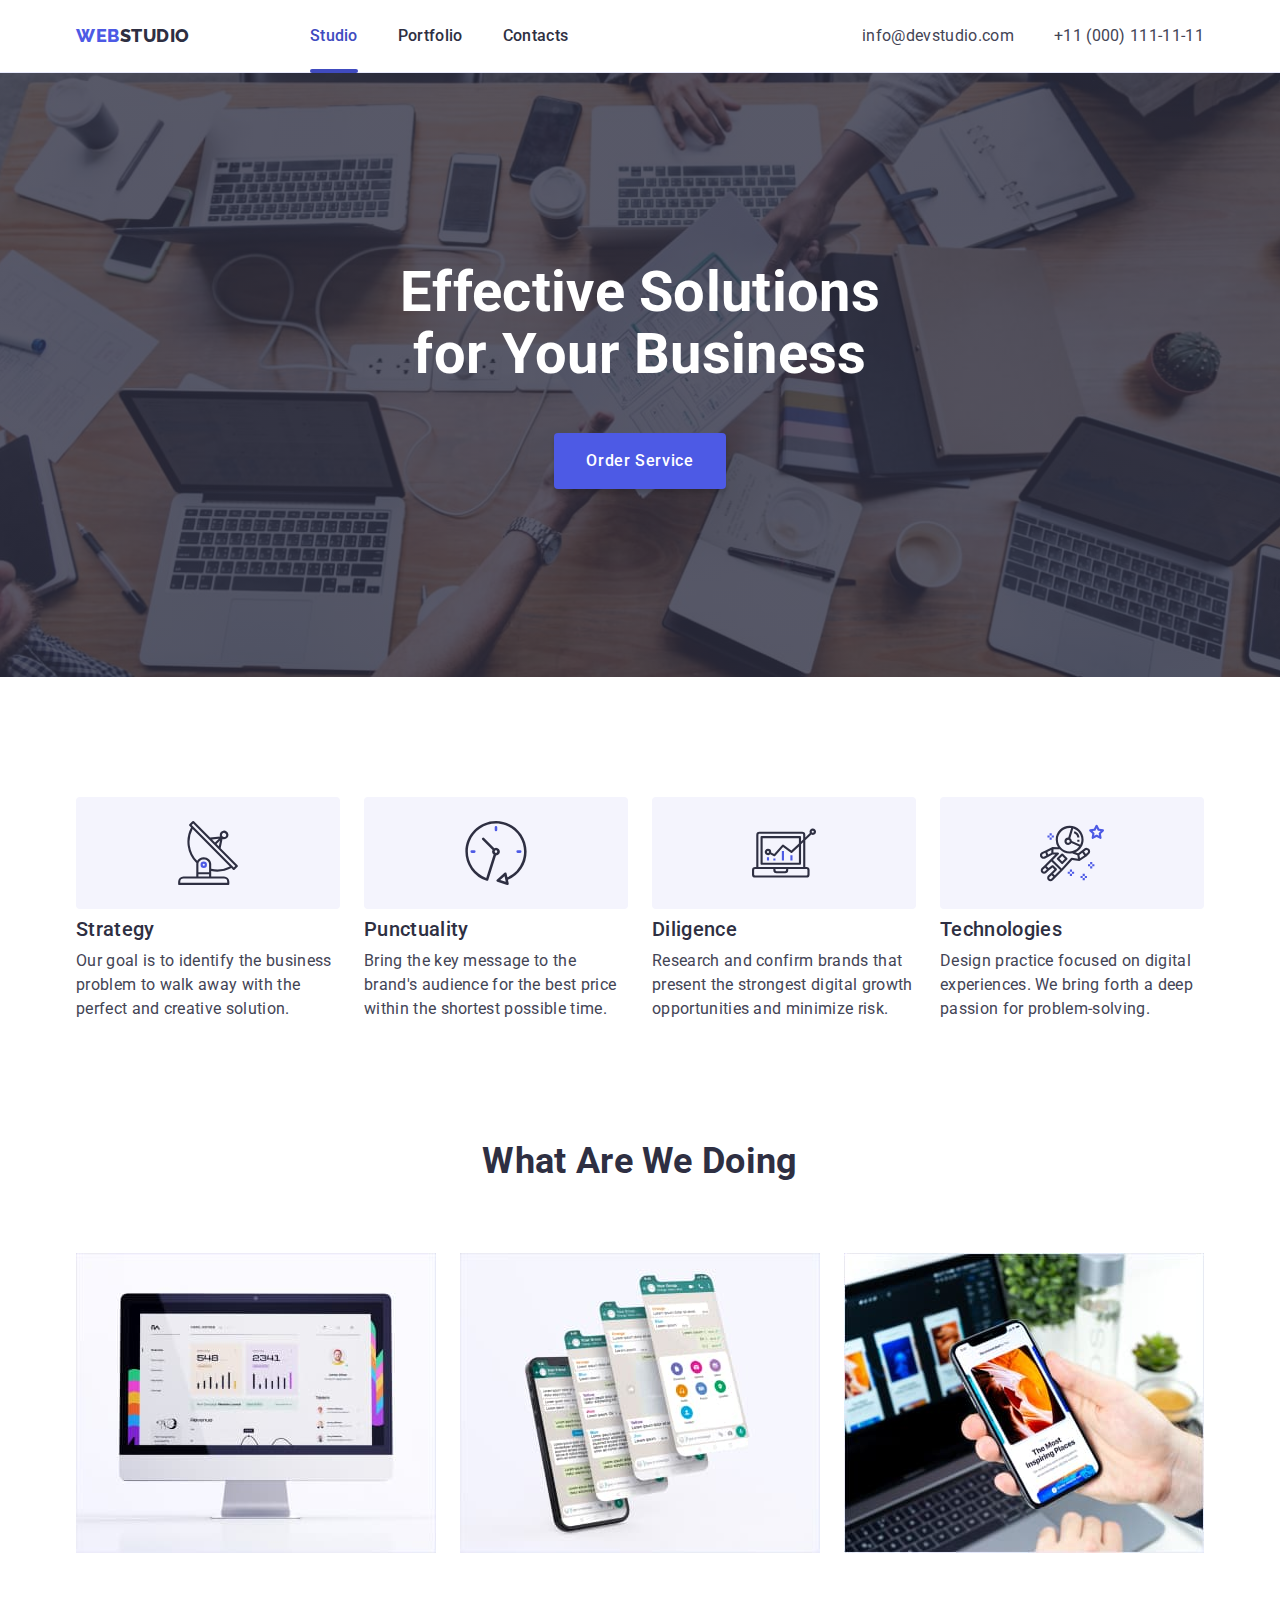
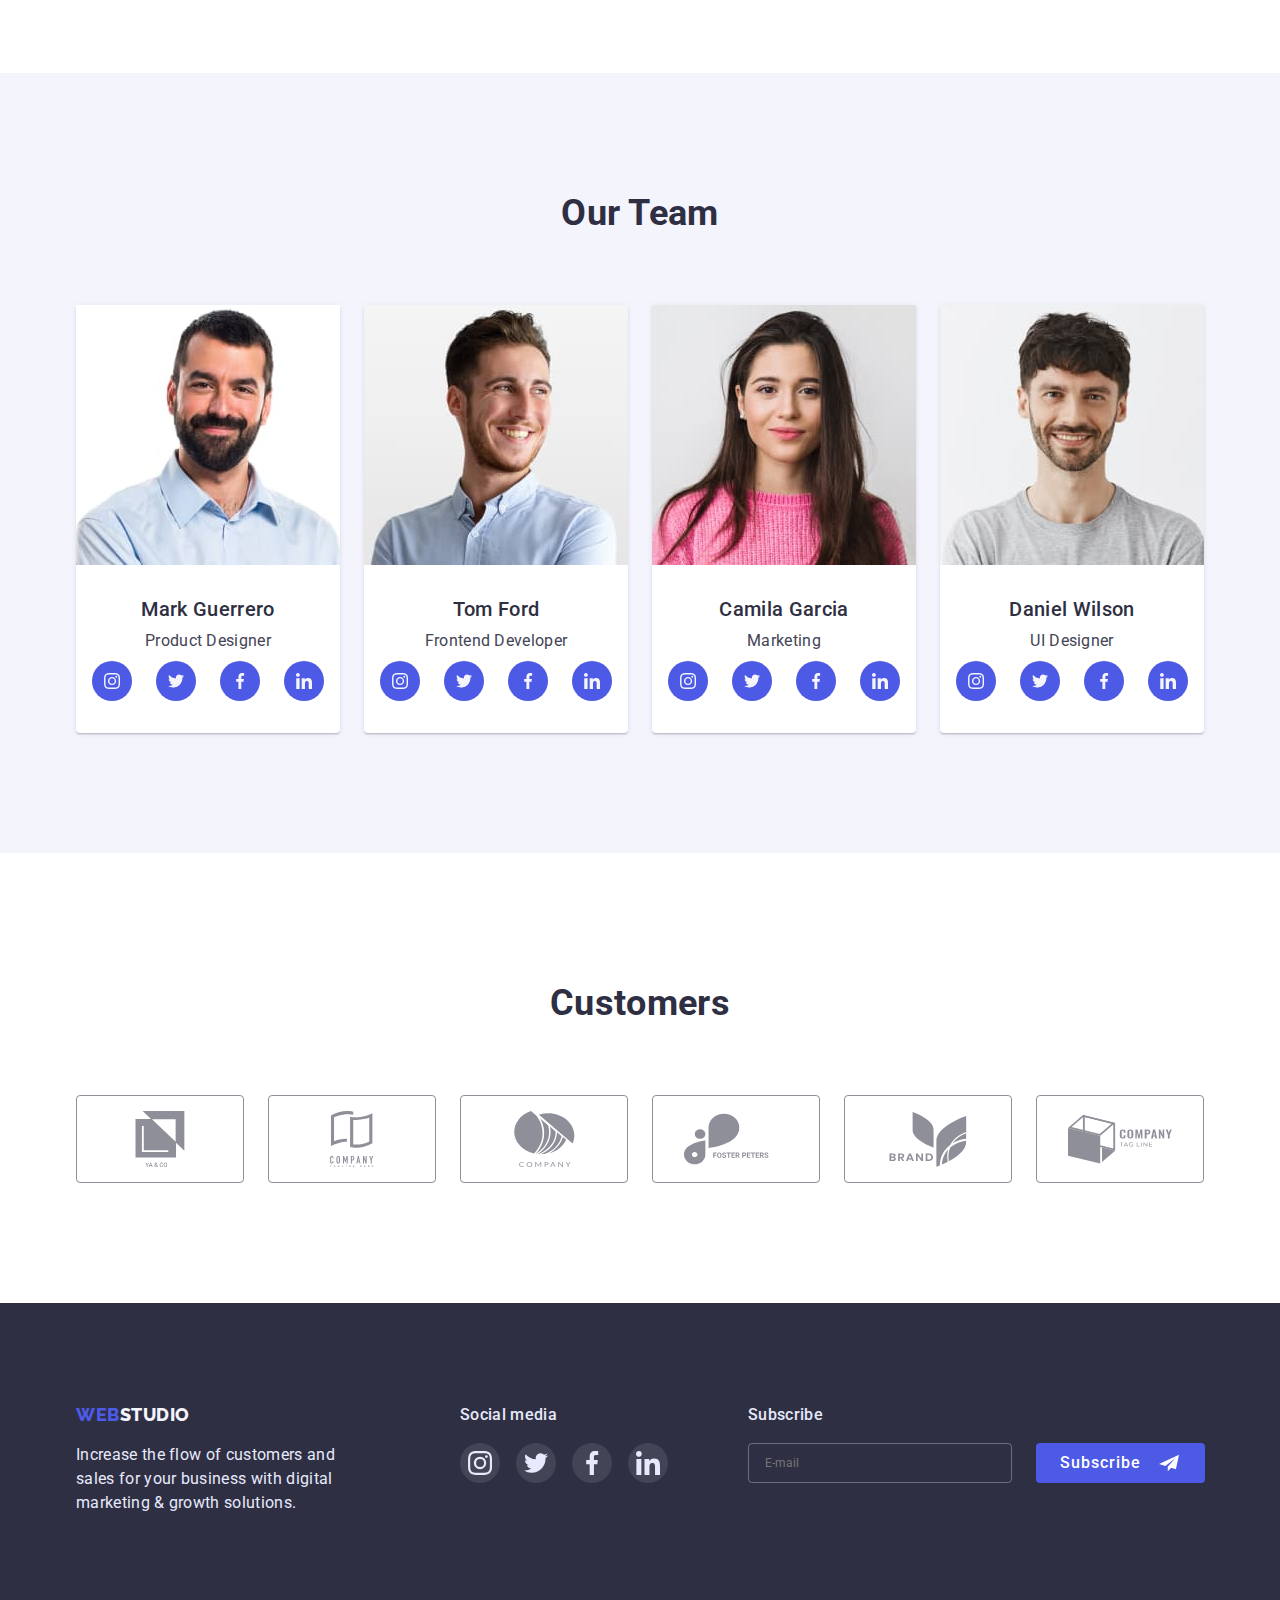
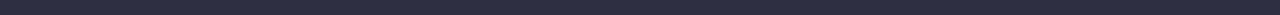
<file: index.html>
<!DOCTYPE html>
<html lang="en">
  <head>
    <meta charset="UTF-8" />
    <meta http-equiv="X-UA-Compatible" content="IE=edge" />
    <meta name="viewport" content="width=device-width, initial-scale=1.0" />
    <title>WebStudio</title>
    <link
      rel="stylesheet"
      href="https://cdnjs.cloudflare.com/ajax/libs/modern-normalize/1.0.0/modern-normalize.min.css"
    />
    <link rel="stylesheet" type="text/css" href="./css/styles.css" />
    <link rel="preconnect" href="https://fonts.googleapis.com" />
    <link rel="preconnect" href="https://fonts.gstatic.com" crossorigin />
    <link
      href="https://fonts.googleapis.com/css2?family=Raleway:wght@800&family=Roboto:wght@400;500;700;900&display=swap"
      rel="stylesheet"
    />
  </head>
  <body>
    <!-- Верхняя панель -->
    <header class="header">
      <!-- Навигация по сайту -->
      <div class="container">
        <nav class="navigation">
          <a href="./index.html" class="logo"
            ><span class="logo-span-web">Web</span>Studio</a
          >
          <ul class="navigation-list">
            <li class="nav-list-item">
              <a href="./index.html" class="nav-list-link current-page"
                >Studio</a
              >
            </li>
            <li class="nav-list-item">
              <a href="./portfolio.html" class="nav-list-link">Portfolio</a>
            </li>
            <li class="nav-list-item">
              <a href="" class="nav-list-link">Contacts</a>
            </li>
          </ul>
        </nav>
        <!-- Контакты -->
        <address class="addresses">
          <ul class="contacts-list">
            <li class="adr-list-item">
              <a href="mailto:info@devstudio.com" class="adr-list-link"
                >info@devstudio.com</a
              >
            </li>
            <li class="adr-list-item">
              <a href="tel:+110001111111" class="adr-list-link"
                >+11 (000) 111-11-11</a
              >
            </li>
          </ul>
        </address>
        <button
          class="menu-toggle js-open-menu menu-hamburger-button"
          aria-expanded="false"
          aria-controls="mobile-menu"
        >
          <svg class="menu-hamburger" width="32" height="22">
            <use href="./images/icons.svg#icon-menu-hamburger"></use>
          </svg>
        </button>
      </div>
      <div class="menu-container js-menu-container" id="mobile-menu">
        <button type="button" class="menu-toggle js-close-menu modal-button">
          <svg height="8" width="8" class="button-close-icon">
            <use href="./images/icons.svg#icon-close"></use>
          </svg>
        </button>
        <nav class="nav-mobile">
          <ul class="mobile-menu-list">
            <li class="mobile-menu-item">
              <a
                href="./index.html"
                class="mobile-menu-link current-mobile-page"
                >Studio</a
              >
            </li>
            <li class="mobile-menu-item">
              <a href="./portfolio.html" class="mobile-menu-link">Portfolio</a>
            </li>
            <li class="mobile-menu-item">
              <a href="#" class="mobile-menu-link">Contacts</a>
            </li>
          </ul>
        </nav>
        <div class="mobile-menu-contacts-wrapper">
          <adresses class="adr-mobile-menu">
            <ul class="adr-mobile-list">
              <li class="adr-mobile-list-item">
                <a class="adr-mobile-list-link" href="tel:+110001111111"
                  >+11 (000) 111-11-11</a
                >
              </li>
              <li class="adr-mobile-list-item">
                <a class="adr-mobile-list-link" href="mailto:info@devstudio.com"
                  >info@devstudio.com</a
                >
              </li>
            </ul>
          </adresses>
          <div class="mobile-menu-social-links">
            <ul class="mobile-menu-social-links-list">
              <li class="mobile-menu-social-links-item">
                <a class="social-link" href="#">
                  <svg height="24" width="24">
                    <use href="./images/icons.svg#icon-instagram"></use>
                  </svg>
                </a>
              </li>
              <li class="mobile-menu-social-links-item">
                <a class="social-link" href="#">
                  <svg height="24" width="24">
                    <use href="./images/icons.svg#icon-twitter"></use>
                  </svg>
                </a>
              </li>
              <li class="mobile-menu-social-links-item">
                <a class="social-link" href="#">
                  <svg height="24" width="24">
                    <use href="./images/icons.svg#icon-facebook"></use>
                  </svg>
                </a>
              </li>
              <li class="mobile-menu-social-links-item">
                <a class="social-link" href="#">
                  <svg height="24" width="24">
                    <use href="./images/icons.svg#icon-linkedin"></use>
                  </svg>
                </a>
              </li>
            </ul>
          </div>
        </div>
      </div>
    </header>

    <!-- Основной контент страницы -->
    <main>
      <!-- Заголовок -->

      <section class="hero-section">
        <div class="container">
          <h1 class="hero-title">
            Effective Solutions<br />
            for Your Business
          </h1>
          <button type="button" class="hero-button" data-modal-open>
            Order Service
          </button>
        </div>
      </section>
      <!-- Список качеств комманды компании -->
      <section class="features">
        <div class="container">
          <h2 class="secondary-title visually-hidden">features</h2>
          <ul class="features-list">
            <li class="features-list-item">
              <div class="features-icon-item">
                <svg class="features-icons" height="64" width="64">
                  <use href="./images/icons.svg#icon-antenna"></use>
                </svg>
              </div>
              <h3 class="minor-title features-title">Strategy</h3>
              <p>
                Our goal is to identify the business problem to walk away with
                the perfect and creative solution.
              </p>
            </li>
            <li class="features-list-item">
              <div class="features-icon-item">
                <svg class="features-icons" height="64" width="64">
                  <use href="./images/icons.svg#icon-clock"></use>
                </svg>
              </div>
              <h3 class="minor-title features-title">Punctuality</h3>
              <p>
                Bring the key message to the brand's audience for the best price
                within the shortest possible time.
              </p>
            </li>
            <li class="features-list-item">
              <div class="features-icon-item">
                <svg class="features-icons" height="64" width="64">
                  <use href="./images/icons.svg#icon-diagram"></use>
                </svg>
              </div>
              <h3 class="minor-title features-title">Diligence</h3>
              <p>
                Research and confirm brands that present the strongest digital
                growth opportunities and minimize risk.
              </p>
            </li>
            <li class="features-list-item">
              <div class="features-icon-item">
                <svg class="features-icons" height="64" width="64">
                  <use href="./images/icons.svg#icon-astronaut"></use>
                </svg>
              </div>
              <h3 class="minor-title features-title">Technologies</h3>
              <p>
                Design practice focused on digital experiences. We bring forth a
                deep passion for problem-solving.
              </p>
            </li>
          </ul>
        </div>
      </section>
      <!-- Работы комманды -->
      <section class="examples">
        <div class="container">
          <h2 class="secondary-title">What are we doing</h2>
          <ul class="projects-list">
            <li class="projects-list-item">
              <img
                srcset="
                  ./images/computer-1x.jpg 1x,
                  ./images/computer-2x.jpg 2x
                "
                src="./images/computer-1x.jpg"
                alt="monitor with nice interface for bussiness management"
              />
            </li>
            <li class="projects-list-item">
              <img
                srcset="
                  ./images/phone-windows-1x.jpg 1x,
                  ./images/phone-windows-2x.jpg 2x
                "
                src="./images/phone-windows-1x.jpg"
                alt="multiple smartphone screens with user-friendly chat interface"
              />
            </li>
            <li class="projects-list-item">
              <img
                srcset="
                  ./images/phone-hand-1x.jpg 1x,
                  ./images/phone-hand-2x.jpg 2x
                "
                src="./images/phone-hand-1x.jpg"
                alt="Demonstration of newsfeed app with a great adaptive design that looks equally good on both mobile and desktop devices"
              />
            </li>
          </ul>
        </div>
      </section>
      <!-- Комманда студии -->
      <section class="team">
        <div class="container">
          <h2 class="secondary-title">Our Team</h2>
          <ul class="team-list">
            <li class="team-list-item">
              <img
                srcset="
                  ./images/employee1-1x.jpg 1x,
                  ./images/employee1-2x.jpg 2x
                "
                src="./images/employee1-1x.jpg"
                alt="photo of a white, handsome man in a blue shirt with a magnificent beard who looks businesslike"
              />
              <div class="team-list-card">
                <h3 class="minor-title">Mark Guerrero</h3>
                <p>Product Designer</p>
                <ul class="social-links-list">
                  <li class="social-links-item">
                    <a class="social-link" href="#">
                      <svg height="16" width="16">
                        <use href="./images/icons.svg#icon-instagram"></use>
                      </svg>
                    </a>
                  </li>
                  <li class="social-links-item">
                    <a class="social-link" href="#">
                      <svg height="16" width="16">
                        <use href="./images/icons.svg#icon-twitter"></use>
                      </svg>
                    </a>
                  </li>
                  <li class="social-links-item">
                    <a class="social-link" href="#">
                      <svg height="16" width="16">
                        <use href="./images/icons.svg#icon-facebook"></use>
                      </svg>
                    </a>
                  </li>
                  <li class="social-links-item">
                    <a class="social-link" href="#">
                      <svg height="16" width="16">
                        <use href="./images/icons.svg#icon-linkedin"></use>
                      </svg>
                    </a>
                  </li>
                </ul>
              </div>
            </li>
            <li class="team-list-item">
              <img
                srcset="
                  ./images/employee2-1x.jpg 1x,
                  ./images/employee2-2x.jpg 2x
                "
                src="./images/employee2-1x.jpg"
                alt="photo of a white, young man in a blue shirt who does not look at the camera, but at the prospects for excellent cooperation"
              />
              <div class="team-list-card">
                <h3 class="minor-title">Tom Ford</h3>
                <p>Frontend Developer</p>
                <ul class="social-links-list">
                  <li class="social-links-item">
                    <a class="social-link" href="#">
                      <svg height="16" width="16">
                        <use href="./images/icons.svg#icon-instagram"></use>
                      </svg>
                    </a>
                  </li>
                  <li class="social-links-item">
                    <a class="social-link" href="#">
                      <svg height="16" width="16">
                        <use href="./images/icons.svg#icon-twitter"></use>
                      </svg>
                    </a>
                  </li>
                  <li class="social-links-item">
                    <a class="social-link" href="#">
                      <svg height="16" width="16">
                        <use href="./images/icons.svg#icon-facebook"></use>
                      </svg>
                    </a>
                  </li>
                  <li class="social-links-item">
                    <a class="social-link" href="#">
                      <svg height="16" width="16">
                        <use href="./images/icons.svg#icon-linkedin"></use>
                      </svg>
                    </a>
                  </li>
                </ul>
              </div>
            </li>
            <li class="team-list-item">
              <img
                srcset="
                  ./images/employee3-1x.jpg 1x,
                  ./images/employee3-2x.jpg 2x
                "
                src="./images/employee3-1x.jpg"
                alt="woman"
              />
              <div class="team-list-card">
                <h3 class="minor-title">Camila Garcia</h3>
                <p>Marketing</p>
                <ul class="social-links-list">
                  <li class="social-links-item">
                    <a class="social-link" href="#">
                      <svg height="16" width="16">
                        <use href="./images/icons.svg#icon-instagram"></use>
                      </svg>
                    </a>
                  </li>
                  <li class="social-links-item">
                    <a class="social-link" href="#">
                      <svg height="16" width="16">
                        <use href="./images/icons.svg#icon-twitter"></use>
                      </svg>
                    </a>
                  </li>
                  <li class="social-links-item">
                    <a class="social-link" href="#">
                      <svg height="16" width="16">
                        <use href="./images/icons.svg#icon-facebook"></use>
                      </svg>
                    </a>
                  </li>
                  <li class="social-links-item">
                    <a class="social-link" href="#">
                      <svg height="16" width="16">
                        <use href="./images/icons.svg#icon-linkedin"></use>
                      </svg>
                    </a>
                  </li>
                </ul>
              </div>
            </li>
            <li class="team-list-item">
              <img
                srcset="
                  ./images/employee4-1x.jpg 1x,
                  ./images/employee4-2x.jpg 2x
                "
                src="./images/employee4-1x.jpg"
                alt="photo of a white, friendly man in a gray t-shirt who looks diligent, hardworking and charged for success"
              />
              <div class="team-list-card">
                <h3 class="minor-title">Daniel Wilson</h3>
                <p>UI Designer</p>
                <ul class="social-links-list">
                  <li class="social-links-item">
                    <a class="social-link" href="#">
                      <svg height="16" width="16">
                        <use href="./images/icons.svg#icon-instagram"></use>
                      </svg>
                    </a>
                  </li>
                  <li class="social-links-item">
                    <a class="social-link" href="#">
                      <svg height="16" width="16">
                        <use href="./images/icons.svg#icon-twitter"></use>
                      </svg>
                    </a>
                  </li>
                  <li class="social-links-item">
                    <a class="social-link" href="#">
                      <svg height="16" width="16">
                        <use href="./images/icons.svg#icon-facebook"></use>
                      </svg>
                    </a>
                  </li>
                  <li class="social-links-item">
                    <a class="social-link" href="#">
                      <svg height="16" width="16">
                        <use href="./images/icons.svg#icon-linkedin"></use>
                      </svg>
                    </a>
                  </li>
                </ul>
              </div>
            </li>
          </ul>
        </div>
      </section>

      <!-- Customers -->
      <section class="customers">
        <div class="container">
          <h2 class="secondary-title">Customers</h2>
          <ul class="customers-list">
            <li class="customers-list-item">
              <a href="#" class="customer-link">
                <svg height="56" width="104">
                  <use href="./images/icons.svg#icon-customer-1"></use>
                </svg>
              </a>
            </li>
            <li class="customers-list-item">
              <a href="#" class="customer-link">
                <svg height="56" width="104">
                  <use href="./images/icons.svg#icon-customer-2"></use>
                </svg>
              </a>
            </li>
            <li class="customers-list-item">
              <a href="#" class="customer-link">
                <svg height="56" width="104">
                  <use href="./images/icons.svg#icon-customer-3"></use>
                </svg>
              </a>
            </li>
            <li class="customers-list-item">
              <a href="#" class="customer-link">
                <svg height="56" width="104">
                  <use href="./images/icons.svg#icon-customer-4"></use>
                </svg>
              </a>
            </li>
            <li class="customers-list-item">
              <a href="#" class="customer-link">
                <svg height="56" width="104">
                  <use href="./images/icons.svg#icon-customer-5"></use>
                </svg>
              </a>
            </li>
            <li class="customers-list-item">
              <a href="#" class="customer-link">
                <svg height="56" width="104">
                  <use href="./images/icons.svg#icon-customer-6"></use>
                </svg>
              </a>
            </li>
          </ul>
        </div>
      </section>
    </main>

    <!-- Подвал страницы -->
    <footer class="footer">
      <div class="container">
        <div class="footer-wrapper">
          <div class="motto-container">
            <a href="./index.html" class="logo footer-logo"
              ><span class="logo-span-web">Web</span>Studio</a
            >
            <p class="footer-motto">
              Increase the flow of customers and sales for your business with
              digital marketing & growth solutions.
            </p>
          </div>
          <div class="social-links-container">
            <h3 class="footer-social-media-title">Social media</h3>
            <ul class="social-links-list-footer">
              <li class="social-links-item">
                <a class="social-link-footer" href="#">
                  <svg height="24" width="24">
                    <use href="./images/icons.svg#icon-instagram"></use>
                  </svg>
                </a>
              </li>
              <li class="social-links-item">
                <a class="social-link-footer" href="#">
                  <svg height="24" width="24">
                    <use href="./images/icons.svg#icon-twitter"></use>
                  </svg>
                </a>
              </li>
              <li class="social-links-item">
                <a class="social-link-footer" href="#">
                  <svg height="24" width="24">
                    <use href="./images/icons.svg#icon-facebook"></use>
                  </svg>
                </a>
              </li>
              <li class="social-links-item">
                <a class="social-link-footer" href="#">
                  <svg height="24" width="24">
                    <use href="./images/icons.svg#icon-linkedin"></use>
                  </svg>
                </a>
              </li>
            </ul>
          </div>

          <form id="subscribe-form" class="footer-subcsribe-form">
            <div class="footer-subscribe-form-email-input">
              <label for="footer-mail" class="footer-mail-title"
                ><h3 class="footer-social-media-title">Subscribe</h3></label
              >
              <input
                type="email"
                class="footer-email-input"
                name="footer-mail"
                id="footer-mail"
                placeholder="E-mail"
                required
              />
            </div>

            <div class="footer-subscribe-button">
              <button
                type="submit"
                form="subscribe-form"
                class="footer-btn-submit"
              >
                Subscribe
                <svg class="footer-input-icon" width="24" height="20">
                  <use href="./images/icons.svg#icon-footer-subsrcibe"></use>
                </svg>
              </button>
            </div>
          </form>
        </div>
      </div>
    </footer>

    <!-- Modal window -->
    <div class="backdrop is-hidden" data-modal>
      <div class="modal">
        <button type="button" class="modal-button" data-modal-close>
          <svg height="8" width="8" class="button-close-icon">
            <use href="./images/icons.svg#icon-close"></use>
          </svg>
        </button>
        <h2>Leave your contacts and we will call you back</h2>
        <form name="Order Service">
          <label class="modal-label-wrapper">
            <span class="modal-label">Name</span>
            <input
              class="input-name input"
              type="text"
              name="user-name"
              id="user-name"
              required
            />
            <svg
              class="modal-input-fields-icons"
              height="12"
              width="12"
              class="button-close-icon"
            >
              <use href="./images/icons.svg#icon-person"></use>
            </svg>
          </label>

          <label class="modal-label-wrapper">
            <span class="modal-label">Phone</span>
            <input
              class="input-phone input"
              type="tel"
              name="user-phone"
              id="user-phone"
              required
            />
            <svg
              class="modal-input-fields-icons"
              height="13"
              width="13"
              class="button-close-icon"
            >
              <use href="./images/icons.svg#icon-phone"></use>
            </svg>
          </label>

          <label class="modal-label-wrapper">
            <span class="modal-label">E-mail</span>
            <input
              class="input-email input"
              type="email"
              name="user-email"
              id="user-email"
              required
            />
            <svg
              class="modal-input-fields-icons"
              height="12"
              width="15"
              class="button-close-icon"
            >
              <use href="./images/icons.svg#icon-email"></use>
            </svg>
          </label>

          <label class="modal-label-wrapper">
            <span class="modal-label">Comment</span>
            <textarea
              class="input modal-comment-textarea"
              name="user-comment"
              id="user-comment"
              placeholder="Text input"
            ></textarea>
          </label>

          <div class="modal-form-checkbox-wrapper">
            <input
              type="checkbox"
              class="modal-policy-checkbox visually-hidden"
              name="policy"
              id="policy"
              value="vector"
              required
            />
            <label for="policy" class="modal-agreement-label">
              <span>
                I accept the terms and conditions of the&nbsp;
                <a href="" class="modal-policy-link">Privacy Policy</a>
              </span>
            </label>
          </div>

          <div class="submit-button-wrapper">
            <button class="modal-button-submit" type="submit">Send</button>
          </div>
        </form>
      </div>
    </div>

    <!-- Script load -->
    <script src="./js/modal.js"></script>
    <script defer src="js/mobile-menu.js"></script>
  </body>
</html>
</file>
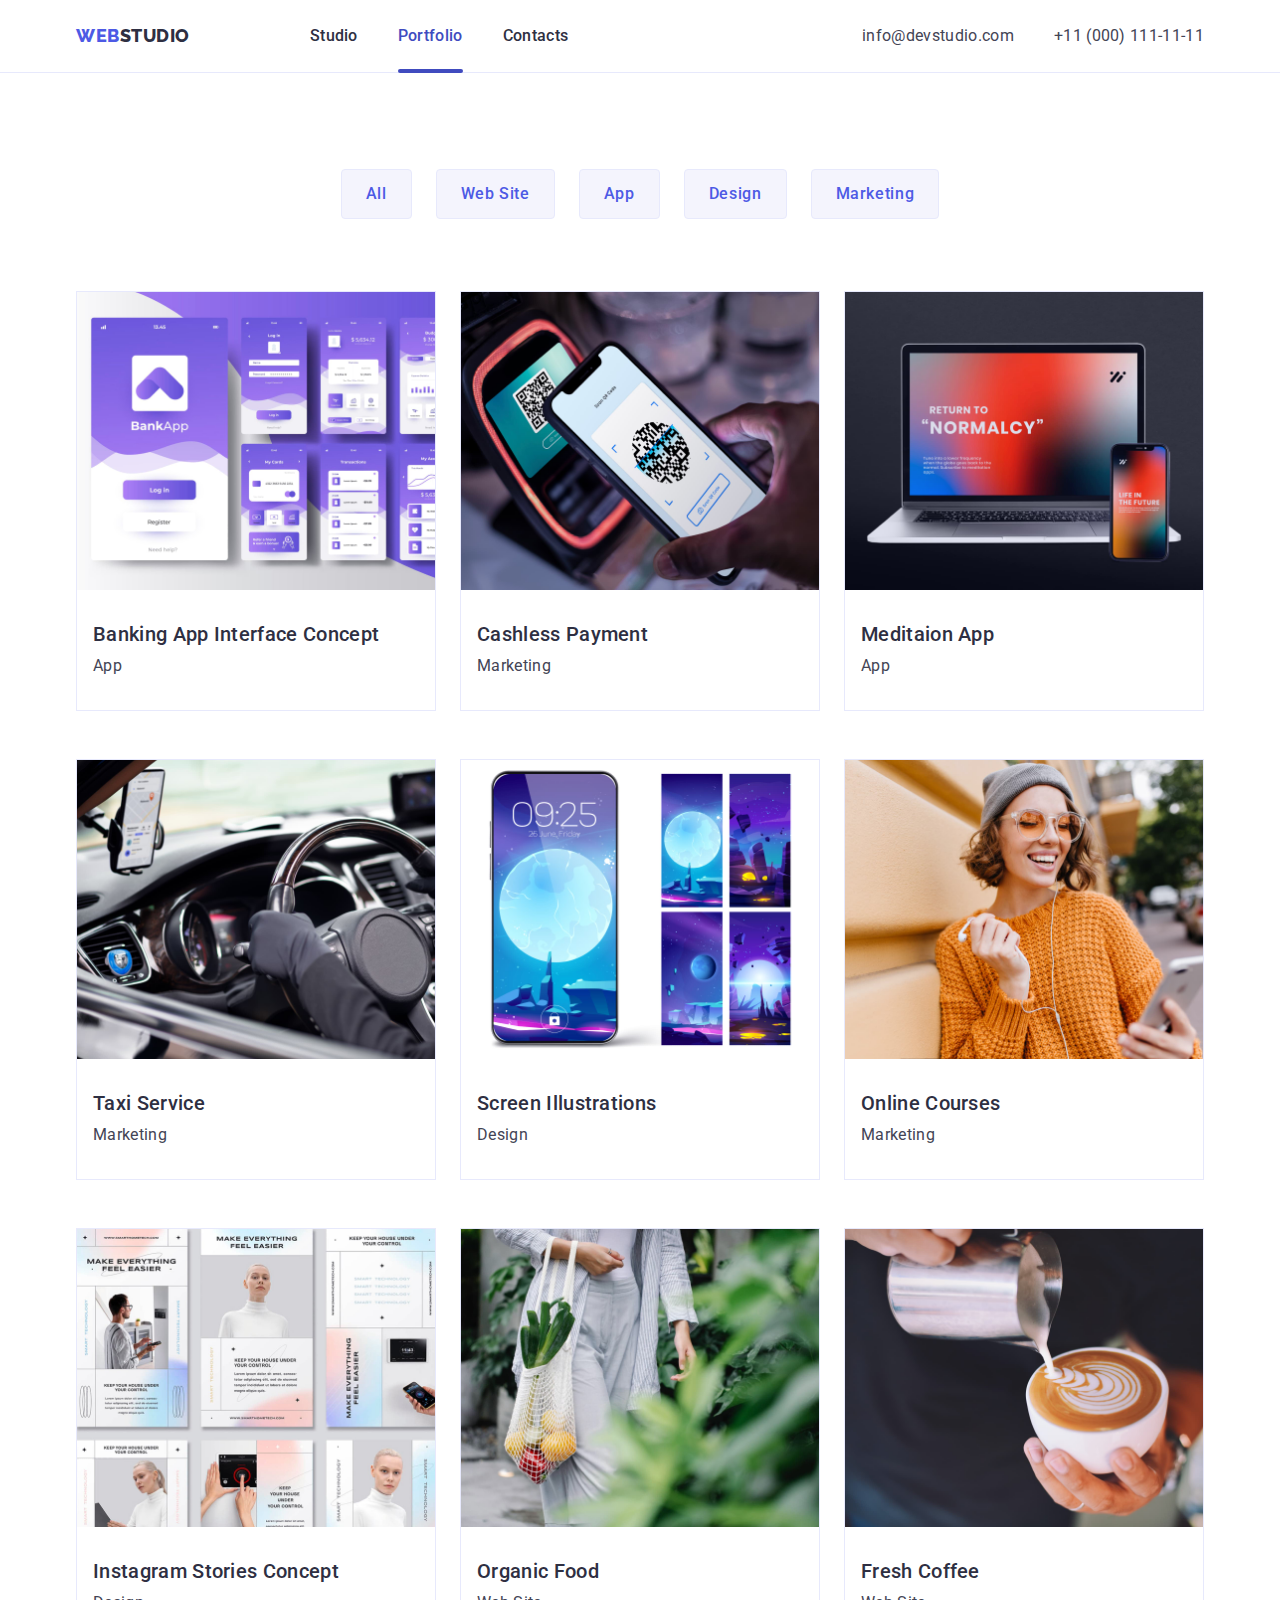
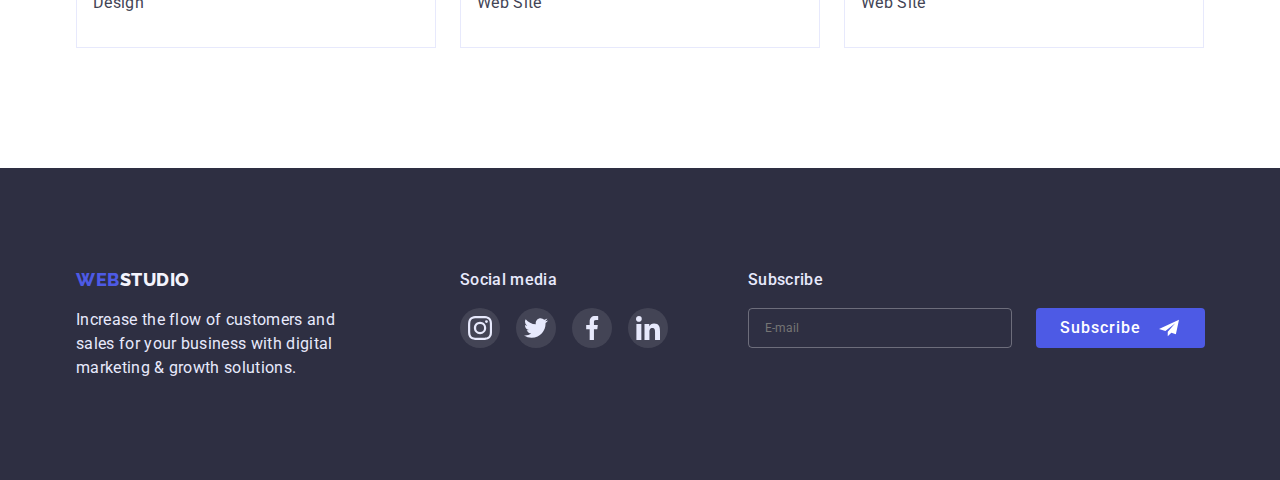
<file: portfolio.html>
<!DOCTYPE html>
<html lang="en">
  <head>
    <meta charset="UTF-8" />
    <meta http-equiv="X-UA-Compatible" content="IE=edge" />
    <meta name="viewport" content="width=device-width, initial-scale=1.0" />
    <title>Portfolio</title>
    <link
      rel="stylesheet"
      href="https://cdnjs.cloudflare.com/ajax/libs/modern-normalize/1.0.0/modern-normalize.min.css"
    />
    <link rel="stylesheet" type="text/css" href="./css/styles.css" />
    <link rel="preconnect" href="https://fonts.googleapis.com" />
    <link rel="preconnect" href="https://fonts.gstatic.com" crossorigin />
    <link
      href="https://fonts.googleapis.com/css2?family=Raleway:wght@800&family=Roboto:wght@400;500;700;900&display=swap"
      rel="stylesheet"
    />
  </head>
  <body>
    <!-- Верхняя панель -->
    <header class="header">
      <!-- Навигация по сайту -->
      <div class="container">
        <nav class="navigation">
          <a href="./index.html" class="logo"
            ><span class="logo-span-web">Web</span>Studio</a
          >
          <ul class="navigation-list">
            <li class="nav-list-item">
              <a href="./index.html" class="nav-list-link">Studio</a>
            </li>
            <li class="nav-list-item">
              <a href="./portfolio.html" class="nav-list-link current-page"
                >Portfolio</a
              >
            </li>
            <li class="nav-list-item">
              <a href="" class="nav-list-link">Contacts</a>
            </li>
          </ul>
        </nav>
        <!-- Контакты -->
        <address class="addresses">
          <ul class="contacts-list">
            <li class="adr-list-item">
              <a href="mailto:info@devstudio.com" class="adr-list-link"
                >info@devstudio.com</a
              >
            </li>
            <li class="adr-list-item">
              <a href="tel:+110001111111" class="adr-list-link"
                >+11 (000) 111-11-11</a
              >
            </li>
          </ul>
        </address>
        <button
          class="menu-toggle js-open-menu menu-hamburger-button"
          aria-expanded="false"
          aria-controls="mobile-menu"
        >
          <svg class="menu-hamburger" width="32" height="22">
            <use href="./images/icons.svg#icon-menu-hamburger"></use>
          </svg>
        </button>
      </div>
      <div class="menu-container js-menu-container" id="mobile-menu">
        <button type="button" class="menu-toggle js-close-menu modal-button">
          <svg height="8" width="8" class="button-close-icon">
            <use href="./images/icons.svg#icon-close"></use>
          </svg>
        </button>
        <nav class="nav-mobile">
          <ul class="mobile-menu-list">
            <li class="mobile-menu-item">
              <a href="./index.html" class="mobile-menu-link">Studio</a>
            </li>
            <li class="mobile-menu-item">
              <a
                href="./portfolio.html"
                class="mobile-menu-link current-mobile-page"
                >Portfolio</a
              >
            </li>
            <li class="mobile-menu-item">
              <a href="#" class="mobile-menu-link">Contacts</a>
            </li>
          </ul>
        </nav>
        <div class="mobile-menu-contacts-wrapper">
          <adresses class="adr-mobile-menu">
            <ul class="adr-mobile-list">
              <li class="adr-mobile-list-item">
                <a class="adr-mobile-list-link" href="tel:+110001111111"
                  >+11 (000) 111-11-11</a
                >
              </li>
              <li class="adr-mobile-list-item">
                <a class="adr-mobile-list-link" href="mailto:info@devstudio.com"
                  >info@devstudio.com</a
                >
              </li>
            </ul>
          </adresses>
          <div class="mobile-menu-social-links">
            <ul class="mobile-menu-social-links-list">
              <li class="mobile-menu-social-links-item">
                <a class="social-link" href="#">
                  <svg height="24" width="24">
                    <use href="./images/icons.svg#icon-instagram"></use>
                  </svg>
                </a>
              </li>
              <li class="mobile-menu-social-links-item">
                <a class="social-link" href="#">
                  <svg height="24" width="24">
                    <use href="./images/icons.svg#icon-twitter"></use>
                  </svg>
                </a>
              </li>
              <li class="mobile-menu-social-links-item">
                <a class="social-link" href="#">
                  <svg height="24" width="24">
                    <use href="./images/icons.svg#icon-facebook"></use>
                  </svg>
                </a>
              </li>
              <li class="mobile-menu-social-links-item">
                <a class="social-link" href="#">
                  <svg height="24" width="24">
                    <use href="./images/icons.svg#icon-linkedin"></use>
                  </svg>
                </a>
              </li>
            </ul>
          </div>
        </div>
      </div>
    </header>
    <main>
      <section class="portfolio-projects">
        <div class="container">
          <h1 class="visually-hidden">List of projects</h1>
          <ul class="filter-buttons-list">
            <li class="filter-buttons-list-item">
              <button type="button" class="filter-button">All</button>
            </li>
            <li class="filter-buttons-list-item">
              <button type="button" class="filter-button">Web Site</button>
            </li>
            <li class="filter-buttons-list-item">
              <button type="button" class="filter-button">App</button>
            </li>
            <li class="filter-buttons-list-item">
              <button type="button" class="filter-button">Design</button>
            </li>
            <li class="filter-buttons-list-item">
              <button type="button" class="filter-button">Marketing</button>
            </li>
          </ul>
          <ul class="portfolio-projects-list">
            <li class="portfolio-projects-item">
              <a class="portfolio-project-link" href="#">
                <div class="portfolio-image">
                  <img
                    src="./images/banking-app.jpg"
                    alt="Banking app interface"
                  />

                  <div class="portfolio-onhover-text">
                    <p>
                      14 Stylish and User-Friendly App Design Concepts · Task
                      Manager App · Calorie Tracker App · Exotic Fruit Ecommerce
                      App · Cloud Storage App
                    </p>
                  </div>
                </div>

                <div class="portfolio-project-card">
                  <h3 class="minor-title">Banking App Interface Concept</h3>
                  <p>App</p>
                </div>
              </a>
            </li>

            <li class="portfolio-projects-item">
              <a class="portfolio-project-link" href="#">
                <div class="portfolio-image">
                  <img
                    src="./images/cashless-payment.jpg"
                    alt="paying with mobile phone"
                  />
                  <div class="portfolio-onhover-text">
                    <p>
                      14 Stylish and User-Friendly App Design Concepts · Task
                      Manager App · Calorie Tracker App · Exotic Fruit Ecommerce
                      App · Cloud Storage App
                    </p>
                  </div>
                </div>
                <div class="portfolio-project-card">
                  <h3 class="minor-title">Cashless Payment</h3>
                  <p>Marketing</p>
                </div>
              </a>
            </li>
            <li class="portfolio-projects-item">
              <a class="portfolio-project-link" href="#">
                <div class="portfolio-image">
                  <img
                    src="./images/meditation-app.jpg"
                    alt="notebook with opened application on screen"
                  />
                  <div class="portfolio-onhover-text">
                    <p>
                      14 Stylish and User-Friendly App Design Concepts · Task
                      Manager App · Calorie Tracker App · Exotic Fruit Ecommerce
                      App · Cloud Storage App
                    </p>
                  </div>
                </div>
                <div class="portfolio-project-card">
                  <h3 class="minor-title">Meditaion App</h3>
                  <p>App</p>
                </div>
              </a>
            </li>
            <li class="portfolio-projects-item">
              <a class="portfolio-project-link" href="#">
                <div class="portfolio-image">
                  <img
                    src="./images/taxi-service.jpg"
                    alt="car interior photo"
                  />
                  <div class="portfolio-onhover-text">
                    <p>
                      14 Stylish and User-Friendly App Design Concepts · Task
                      Manager App · Calorie Tracker App · Exotic Fruit Ecommerce
                      App · Cloud Storage App
                    </p>
                  </div>
                </div>

                <div class="portfolio-project-card">
                  <h3 class="minor-title">Taxi Service</h3>
                  <p>Marketing</p>
                </div>
              </a>
            </li>
            <li class="portfolio-projects-item">
              <a class="portfolio-project-link" href="#">
                <div class="portfolio-image">
                  <img
                    src="./images/screen-illustrations.jpg"
                    alt="phone with design of screen illustrations on it"
                  />
                  <div class="portfolio-onhover-text">
                    <p>
                      14 Stylish and User-Friendly App Design Concepts · Task
                      Manager App · Calorie Tracker App · Exotic Fruit Ecommerce
                      App · Cloud Storage App
                    </p>
                  </div>
                </div>

                <div class="portfolio-project-card">
                  <h3 class="minor-title">Screen Illustrations</h3>
                  <p>Design</p>
                </div>
              </a>
            </li>
            <li class="portfolio-projects-item">
              <a class="portfolio-project-link" href="#">
                <div class="portfolio-image">
                  <img
                    src="./images/online-courses.jpg"
                    alt="woman with headphones listening to a lecture"
                  />
                  <div class="portfolio-onhover-text">
                    <p>
                      14 Stylish and User-Friendly App Design Concepts · Task
                      Manager App · Calorie Tracker App · Exotic Fruit Ecommerce
                      App · Cloud Storage App
                    </p>
                  </div>
                </div>

                <div class="portfolio-project-card">
                  <h3 class="minor-title">Online Courses</h3>
                  <p>Marketing</p>
                </div>
              </a>
            </li>
            <li class="portfolio-projects-item">
              <a class="portfolio-project-link" href="#">
                <div class="portfolio-image">
                  <img
                    src="./images/stories-concept.jpg"
                    alt="design for instagram stories"
                  />
                  <div class="portfolio-onhover-text">
                    <p>
                      14 Stylish and User-Friendly App Design Concepts · Task
                      Manager App · Calorie Tracker App · Exotic Fruit Ecommerce
                      App · Cloud Storage App
                    </p>
                  </div>
                </div>

                <div class="portfolio-project-card">
                  <h3 class="minor-title">Instagram Stories Concept</h3>
                  <p>Design</p>
                </div>
              </a>
            </li>
            <li class="portfolio-projects-item">
              <a class="portfolio-project-link" href="#">
                <div class="portfolio-image">
                  <img
                    src="./images/organic-food.jpg"
                    alt="woman with vegetables in a bag"
                  />
                  <div class="portfolio-onhover-text">
                    <p>
                      14 Stylish and User-Friendly App Design Concepts · Task
                      Manager App · Calorie Tracker App · Exotic Fruit Ecommerce
                      App · Cloud Storage App
                    </p>
                  </div>
                </div>

                <div class="portfolio-project-card">
                  <h3 class="minor-title">Organic Food</h3>
                  <p>Web Site</p>
                </div></a
              >
            </li>
            <li class="portfolio-projects-item">
              <a class="portfolio-project-link" href="#">
                <div class="portfolio-image">
                  <img src="./images/coffee.jpg" alt="a cup of coffee" />
                  <div class="portfolio-onhover-text">
                    <p>
                      14 Stylish and User-Friendly App Design Concepts · Task
                      Manager App · Calorie Tracker App · Exotic Fruit Ecommerce
                      App · Cloud Storage App
                    </p>
                  </div>
                </div>

                <div class="portfolio-project-card">
                  <h3 class="minor-title">Fresh Coffee</h3>
                  <p>Web Site</p>
                </div>
              </a>
            </li>
          </ul>
        </div>
      </section>
    </main>
    <!-- Подвал страницы -->
    <footer class="footer">
      <div class="container">
        <div class="footer-wrapper">
          <div class="motto-container">
            <a href="./index.html" class="logo footer-logo"
              ><span class="logo-span-web">Web</span>Studio</a
            >
            <p class="footer-motto">
              Increase the flow of customers and sales for your business with
              digital marketing & growth solutions.
            </p>
          </div>
          <div class="social-links-container">
            <h3 class="footer-social-media-title">Social media</h3>
            <ul class="social-links-list-footer">
              <li class="social-links-item">
                <a class="social-link-footer" href="#">
                  <svg height="24" width="24">
                    <use href="./images/icons.svg#icon-instagram"></use>
                  </svg>
                </a>
              </li>
              <li class="social-links-item">
                <a class="social-link-footer" href="#">
                  <svg height="24" width="24">
                    <use href="./images/icons.svg#icon-twitter"></use>
                  </svg>
                </a>
              </li>
              <li class="social-links-item">
                <a class="social-link-footer" href="#">
                  <svg height="24" width="24">
                    <use href="./images/icons.svg#icon-facebook"></use>
                  </svg>
                </a>
              </li>
              <li class="social-links-item">
                <a class="social-link-footer" href="#">
                  <svg height="24" width="24">
                    <use href="./images/icons.svg#icon-linkedin"></use>
                  </svg>
                </a>
              </li>
            </ul>
          </div>

          <form id="subscribe-form" class="footer-subcsribe-form">
            <div class="footer-subscribe-form-email-input">
              <label for="footer-mail" class="footer-mail-title"
                ><h3 class="footer-social-media-title">Subscribe</h3></label
              >
              <input
                type="email"
                class="footer-email-input"
                name="footer-mail"
                id="footer-mail"
                placeholder="E-mail"
                required
              />
            </div>

            <div class="footer-subscribe-button">
              <button
                type="submit"
                form="subscribe-form"
                class="footer-btn-submit"
              >
                Subscribe
                <svg class="footer-input-icon" width="24" height="20">
                  <use href="./images/icons.svg#icon-footer-subsrcibe"></use>
                </svg>
              </button>
            </div>
          </form>
        </div>
      </div>
    </footer>
    <script defer src="js/mobile-menu.js"></script>
  </body>
</html>
</file>
<file: css/styles.css>
:root {
  --primary-text-color: #434455;
  --headings-color: #2e2f42;
  --hero-background-color: #2e2f42;
  --primary-brand-color: #4d5ae5;
  --active-state-color: #404bbf;
  --accent-color: #e7e9fc;
  --light-accent-color: #f4f4fd;
  --bright-background-color: white;
  --box-shadow-color: rgba(0, 0, 0, 0.15);
  --deemphasized-color: #8e8f99;
}

body {
  font-family: "Roboto", sans-serif;
  font-size: 16px;
  line-height: 1.5;
  letter-spacing: 0.02em;
  background-color: var(--bright-background-color);
  color: var(--primary-text-color);
}

h1,
h2,
h3,
h4,
h5,
h6,
p,
ul {
  margin: 0;
  padding: 0;
}

img {
  display: block;
  height: auto;
  max-width: 100%;
}

.visually-hidden {
  position: absolute;
  width: 1px;
  height: 1px;
  margin: -1px;
  border: 0;
  padding: 0;

  white-space: nowrap;
  clip-path: inset(100%);
  clip: rect(0 0 0 0);
  overflow: hidden;
}

.container {
  margin: 0 auto;
  padding-left: 15px;
  padding-right: 15px;
  max-width: 428px;
}

@media screen and (min-width: 768px) {
  .container {
    max-width: 768px;
  }
}
@media screen and (min-width: 1158px) {
  .container {
    max-width: 1158px;
  }
}
@media screen and (max-width: 1157px) {
  .section {
    padding-top: 96px;
    padding-bottom: 96px;
  }
}
.header {
  border-bottom: 1px solid var(--accent-color);
  padding-top: 24px;
  padding-bottom: 24px;
}
@media (min-width: 768px) {
  .header {
    padding: 0;
  }
}

.header .container {
  display: flex;
  align-items: center;
}
.portfolio-header {
  box-shadow: 0px 2px 1px rgba(46, 47, 66, 0.08),
    0px 1px 1px rgba(46, 47, 66, 0.16), 0px 1px 6px rgba(46, 47, 66, 0.08);
}

.secondary-title {
  font-size: 36px;
  line-height: 1.111;
  text-align: center;
  text-transform: capitalize;
  color: var(--headings-color);
}

.minor-title {
  font-weight: 500;
  font-size: 20px;
  line-height: 1.2;
  color: var(--headings-color);
}

.logo {
  font-family: "Raleway";
  font-weight: 800;
  font-size: 18px;
  line-height: 1.5;
  letter-spacing: 0.03em;
  text-transform: uppercase;
  color: var(--headings-color);
  text-decoration: none;
  display: block;
  line-height: 1.33;
}

.logo-span-web {
  color: var(--primary-brand-color);
}

.navigation {
  display: flex;
  align-items: center;
  margin-right: auto;
}
@media (min-width: 768px) {
  .navigation {
    gap: 120px;
  }
}

.navigation-list {
  display: none;
  align-items: center;
  gap: 40px;
}

.nav-list-item {
  position: relative;
}
.nav-list-link {
  font-weight: 500;
  color: var(--headings-color);
  text-decoration: none;
  padding: 24px 0;
  display: block;

  transition-property: color;
  transition-duration: 250ms;
  transition-timing-function: cubic-bezier(0.4, 0, 0.2, 1);
}

.navigation-list a:hover,
.navigation-list a:focus {
  color: var(--active-state-color);
}

.navigation-list {
  list-style-type: none;
}
.contacts-list {
  display: none;
  align-items: center;
  list-style-type: none;
  gap: 40px;
}
@media (min-width: 768px) {
  .navigation-list {
    display: flex;
  }
  .contacts-list {
    display: block;
  }
}
@media (min-width: 1158px) {
  .contacts-list {
    display: flex;
  }
}
.adr-list-link {
  font-style: normal;
  text-decoration: none;
  color: var(--primary-text-color);

  transition-property: color;
  transition-duration: 250ms;
  transition-timing-function: cubic-bezier(0.4, 0, 0.2, 1);
}
@media (min-width: 768px) and (max-width: 1157px) {
  .adr-list-link {
    font-size: 12px;
    line-height: 1.17;
  }
}

.contacts-list a:focus,
.contacts-list a:hover {
  color: var(--active-state-color);
}

.current-page {
  color: var(--active-state-color);
}
.current-page::after {
  position: absolute;
  bottom: -1px;
  left: 0;
  width: 100%;
  height: 4px;
  background-color: currentColor;
  border-radius: 2px;
  content: "";
}
.hero-section {
  text-align: center;
  padding-top: 112px;
  padding-bottom: 112px;
  background-color: var(--hero-background-color);
  background-image: linear-gradient(
      rgba(46, 47, 66, 0.8),
      rgba(46, 47, 66, 0.8)
    ),
    url(../images/Dark-bg-mobile-1x.jpg);
  background-repeat: no-repeat;
  background-position: center;
  background-size: cover;
  max-width: 1440px;
  margin: 0 auto;
}

@media screen and (min-device-pixel-ratio: 2),
  screen and (min-resolution: 192dpi),
  screen and (min-resolution: 2dppx) {
  .hero-section {
    background-image: linear-gradient(
        rgba(46, 47, 66, 0.8),
        rgba(46, 47, 66, 0.8)
      ),
      url(../images/Dark-bg-mobile-2x.jpg);
  }
}

@media (min-width: 768px) {
  .hero-section {
    background-image: linear-gradient(
        rgba(46, 47, 66, 0.8),
        rgba(46, 47, 66, 0.8)
      ),
      url(../images/Dark-bg-tablet-1x.jpg);
  }
  @media screen and (min-device-pixel-ratio: 2),
    screen and (min-resolution: 192dpi),
    screen and (min-resolution: 2dppx) {
    .hero-section {
      background-image: linear-gradient(
          rgba(46, 47, 66, 0.8),
          rgba(46, 47, 66, 0.8)
        ),
        url(../images/Dark-bg-tablet-2x.jpg);
    }
  }
}
@media (min-width: 1158px) {
  .hero-section {
    padding: 188px 0;
    background-image: linear-gradient(
        rgba(46, 47, 66, 0.8),
        rgba(46, 47, 66, 0.8)
      ),
      url(../images/Dark-bg-desktop-1x.jpg);
  }
  @media screen and (min-device-pixel-ratio: 2),
    screen and (min-resolution: 192dpi),
    screen and (min-resolution: 2dppx) {
    .hero-section {
      background-image: linear-gradient(
          rgba(46, 47, 66, 0.8),
          rgba(46, 47, 66, 0.8)
        ),
        url(../images/Dark-bg-desktop-2x.jpg);
    }
  }
}

.hero-title {
  display: block;
  font-size: 36px;
  line-height: 1.11;
  color: var(--bright-background-color);
  margin-bottom: 72px;
}
@media (max-width: 427px) {
  .hero-title {
    font-size: 30px;
  }
}
@media (min-width: 768px) {
  .hero-title {
    margin-bottom: 36px;
  }
}
@media (min-width: 1158px) {
  .hero-title {
    margin-bottom: 48px;
    font-size: 56px;
  }
}
.hero-button {
  font-family: inherit;
  font-weight: 500;
  font-size: 16px;
  line-height: 1.5;
  letter-spacing: 0.04em;
  color: var(--bright-background-color);
  background: var(--primary-brand-color);
  cursor: pointer;
  box-shadow: 0px 4px 4px var(--box-shadow-color);
  border-radius: 4px;
  border: 0;
  display: inline-block;
  padding: 16px 32px;
  transition-property: background;
  transition-duration: 250ms;
  transition-timing-function: cubic-bezier(0.4, 0, 0.2, 1);
}

.hero-button:hover,
.hero-button:focus,
.hero-button:active {
  background: var(--active-state-color);
}
.features-title {
  margin-bottom: 8px;
  font-weight: 700;
  font-size: 36px;
  line-height: 1.11;
  text-align: center;
  color: var(--headings-color);
}
@media (min-width: 1158px) {
  .features-title {
    font-size: 20px;
    font-weight: 500;
    line-height: 1.2;
    text-align: left;
  }
}
.features {
  padding-top: 96px;
  padding-bottom: 96px;
}
@media (min-width: 1158px) {
  .features {
    padding-top: 120px;
    padding-bottom: 120px;
  }
}

.features-icon-item {
  background-color: var(--light-accent-color);
  flex-basis: calc((100% - 24px * 3) / 4);
  height: 112px;
  align-items: center;
  justify-content: center;
  display: flex;
  border-radius: 4px;
  margin-bottom: 8px;
}
@media (max-width: 1157px) {
  .features-icon-item {
    display: none;
  }
}

.features-list {
  list-style-type: none;
}

@media (min-width: 768px) {
  .features-list {
    flex-wrap: wrap;
    row-gap: 72px;
    column-gap: 24px;
    display: flex;
  }
}
@media (min-width: 1158px) {
  .features-list {
    flex-wrap: nowrap;
  }
}

@media (max-width: 767px) {
  .features-list-item:not(:last-child) {
    margin-bottom: 72px;
  }
}
@media (min-width: 768px) {
  .features-list-item {
    flex-basis: calc((100% - 24px) / 2);
  }
}
@media (max-width: 1157px) {
  .features-list-item {
    font-weight: 500;
  }
}

.projects-list {
  list-style-type: none;
  justify-content: space-between;
  display: flex;
}
.examples {
  padding-bottom: 120px;
}
@media (max-width: 1157px) {
  .examples {
    display: none;
  }
}
.examples .secondary-title {
  margin-bottom: 72px;
}

.projects-list-item {
  width: calc((100% - 24px * 2) / 3);
}

.team {
  padding-top: 96px;
  padding-bottom: 96px;
  background-color: var(--light-accent-color);
}
@media (min-width: 1158px) {
  .team {
    padding-top: 120px;
    padding-bottom: 120px;
  }
}
.team .secondary-title {
  margin-bottom: 72px;
}

.team-list {
  list-style-type: none;
}

.team-list-item {
  box-shadow: 0px 1px 6px rgba(46, 47, 66, 0.08),
    0px 1px 1px rgba(46, 47, 66, 0.16), 0px 2px 1px rgba(46, 47, 66, 0.08);
  border-radius: 0px 0px 4px 4px;
  background-color: var(--bright-background-color);
  max-width: 264px;
  width: 100%;
}
@media (max-width: 767px) {
  .team-list-item {
    margin: 0 auto;
  }
  .team-list-item:not(:last-child) {
    margin-bottom: 72px;
  }
}
@media (min-width: 768px) {
  .team-list {
    display: flex;
    flex-wrap: wrap;
    row-gap: 64px;
    column-gap: 24px;
    justify-content: center;
  }
}
@media (min-width: 1158px) {
  .team-list {
  }
}

.team-list-card {
  text-align: center;
  padding: 32px 16px;
}

.team-list-card .minor-title {
  margin-bottom: 8px;
}
.team-list-card p {
  margin-bottom: 8px;
}
.social-links-list {
  list-style-type: none;
  display: flex;
  align-items: center;
  gap: 24px;
}
.team .social-links-item {
  height: 40px;
  width: 40px;
}
.social-link {
  height: 100%;
  width: 100%;
  display: flex;
  justify-content: center;
  align-items: center;
  background-color: var(--primary-brand-color);
  border-radius: 50%;
  fill: var(--light-accent-color);
  transition-property: background-color;
  transition-duration: 250ms;
  transition-timing-function: cubic-bezier(0.4, 0, 0.2, 1);
}
.social-link:hover,
.social-link:focus {
  background-color: var(--active-state-color);
}

/* Portfolio page */

.filter-button {
  font-family: inherit;
  font-weight: 500;
  font-size: 16px;
  line-height: 1.5;
  align-items: center;
  letter-spacing: 0.04em;
  color: var(--primary-brand-color);
  background: var(--light-accent-color);
  cursor: pointer;

  border-radius: 4px;
  border: 1px solid var(--accent-color);
  padding: 12px 24px;

  transition-property: color, background-color, box-shadow;
  transition-duration: 250ms;
  transition-timing-function: cubic-bezier(0.4, 0, 0.2, 1);
}
.filter-button:hover,
.filter-button:focus,
.filter-button:active {
  background-color: var(--active-state-color);
  color: var(--bright-background-color);
  box-shadow: 0px 4px 4px var(--box-shadow-color);
}
.filter-buttons-list {
  list-style-type: none;
  display: flex;
  justify-content: center;
  gap: 24px;
}

.project-description {
  position: absolute;
  top: 0;
  left: 0;
  width: 100%;
  height: 100%;
}
.portfolio-projects {
  padding-top: 96px;
  padding-bottom: 120px;
}

.portfolio-projects-list {
  list-style-type: none;
  margin-top: 72px;
  display: flex;
  flex-wrap: wrap;
  row-gap: 48px;
  column-gap: 24px;
}

.portfolio-projects-item {
  width: calc((100% - 24px * 2) / 3);
}

.portfolio-projects-item:nth-child(3n + 3) {
  margin-right: 0;
}

.portfolio-projects-item:nth-child(n + 7) {
  margin-bottom: 0;
}
.portfolio-project-link {
  border: 1px solid var(--accent-color);
  display: block;
  text-decoration: none;
  color: inherit;

  transition-property: box-shadow;
  transition-duration: 250ms;
  transition-timing-function: cubic-bezier(0.4, 0, 0.2, 1);
}

.portfolio-project-link:hover,
.portfolio-project-link:focus {
  box-shadow: 0px 1px 6px rgba(46, 47, 66, 0.08),
    0px 1px 1px rgba(46, 47, 66, 0.16), 0px 2px 1px rgba(46, 47, 66, 0.08);
}
.portfolio-project-card {
  padding-top: 32px;
  padding-bottom: 32px;
  padding-left: 16px;
}
.portfolio-project-card .minor-title {
  margin-bottom: 8px;
}

.portfolio-image {
  position: relative;
  overflow: hidden;
}
.portfolio-onhover-text {
  padding-left: 32px;
  padding-right: 32px;
  padding-top: 40px;
  background-color: var(--primary-brand-color);
  position: absolute;
  top: 0;
  left: 0;
  color: var(--light-accent-color);
  height: 100%;
  width: 100%;

  transition-property: transform;
  transform: translateY(101%);
  transition-duration: 250ms;
  transition-timing-function: cubic-bezier(0.4, 0, 0.2, 1);
}

.portfolio-project-link:hover .portfolio-onhover-text,
.portfolio-project-link:focus .portfolio-onhover-text {
  transform: translateY(0);
}
/* Customers */
.customers {
  padding-top: 96px;
  padding-bottom: 96px;
}
@media (min-width: 1158px) {
  .customers {
    padding-top: 130px;
    padding-bottom: 120px;
  }
}
.customers .secondary-title {
  margin-bottom: 72px;
}

.customers-list {
  list-style-type: none;
  display: flex;
  column-gap: 16px;
  row-gap: 72px;
}
@media (max-width: 1157px) {
  .customers-list {
    flex-wrap: wrap;
    justify-content: center;
  }
}
@media (min-width: 1158px) {
  .customers-list {
    column-gap: 24px;
  }
}
.customers-list-item {
  max-width: 190px;
  width: 100%;
}
@media (max-width: 427px) {
  .customers-list-item {
    max-width: calc((100% - 16px) / 2);
  }
}

@media (min-width: 768px) {
  .customers-list {
    justify-content: center;
  }
}
@media (min-width: 1158px) {
  .customers-list-item {
    flex-basis: calc((100% - 24px * 5) / 6);
  }
}

.customer-link {
  height: 88px;
  width: 100%;
  display: flex;
  border: 1px solid var(--deemphasized-color);
  border-radius: 4px;
  justify-content: center;
  align-items: center;
  fill: var(--deemphasized-color);

  transition-property: border-color, fill;
  transition-duration: 250ms;
  transition-timing-function: cubic-bezier(0.4, 0, 0.2, 1);
}
.customer-link:hover,
.customer-link:focus {
  border-color: var(--active-state-color);
  fill: var(--active-state-color);
}

/* Modal */
.backdrop {
  background-color: rgba(46, 47, 66, 0.4);
  position: fixed;
  height: 100%;
  width: 100%;
  top: 0;
  left: 0;
  display: flex;
  justify-content: center;
  align-items: center;
  transition-property: opacity, pointer-events, visibility;
  transition-duration: 250ms;
}
.modal {
  position: relative;
  max-width: 408px;
  width: 100%;
  background-color: #fcfcfc;
  transform: translateY(0);
  transition-property: transform;
  transition-duration: 250ms;
  transition-timing-function: ease-out;
  padding: 72px 24px 24px 24px;
  margin-left: 8px;
  margin-right: 8px;
}

.modal-button {
  position: absolute;
  right: 24px;
  top: 24px;
  height: 24px;
  width: 24px;
  border-radius: 50%;
  background: var(--accent-color);
  border: 1px solid rgba(0, 0, 0, 0.1);
  fill: black;
  cursor: pointer;
  transition-property: border-color, background-color, fill;
  transition-duration: 250ms;
  transition-timing-function: cubic-bezier(0.4, 0, 0.2, 1);
  display: flex;
  justify-content: center;
  align-items: center;
}
.modal-button:active,
.modal-button:focus,
.modal-button:hover {
  border-color: var(--active-state-color);
  background-color: var(--active-state-color);
  fill: var(--bright-background-color);
}

.backdrop.is-hidden {
  opacity: 0;
  pointer-events: none;
  visibility: hidden;
}
.backdrop.is-hidden .modal {
  transform: translateY(-150%);
}
.modal h2 {
  font-family: "Roboto";
  font-style: normal;
  font-weight: 500;
  font-size: 16px;
  line-height: 1.5;
  text-align: center;
  margin-bottom: 16px;
}
.input {
  display: block;
  width: 100%;
  position: relative;
  height: 40px;
  padding-left: 42px;
  border: 1px solid rgba(33, 33, 33, 0.2);
  border-radius: 4px;
  outline-color: inherit;
  transition-property: border-color;
  transition-timing-function: cubic-bezier(0.4, 0, 0.2, 1);
  transition-duration: 250ms;
}
.input:active,
.input:focus {
  fill: var(--primary-brand-color);
  outline: none;
  border-color: var(--primary-brand-color);
}
.modal-input-fields-icons {
  fill: inherit;
  transition-property: fill;
  transition-timing-function: cubic-bezier(0.4, 0, 0.2, 1);
  transition-duration: 250ms;
}

.input:active + .modal-input-fields-icons,
.input:focus + .modal-input-fields-icons {
  fill: var(--primary-brand-color);
}
.modal-label-wrapper {
  position: relative;
  fill: inherit;
}
.modal-label {
  font-size: 12px;
  line-height: 1.17;
  color: var(--deemphasized-color);
}

.modal-agreement-label {
  display: flex;
  font-size: 12px;
  line-height: 16px;
  color: #757575;
  margin-bottom: 24px;
  cursor: pointer;
}
.modal-agreement-label::before {
  content: "";
  max-width: 16px;
  width: 100%;
  height: 16px;
  border: 2px solid var(--deemphasized-color);
  border-radius: 2px;
  margin-right: 8px;
}

.modal-policy-checkbox:checked + .modal-agreement-label::before {
  border: 2px solid var(--active-state-color);
  border-radius: 2px;
  background-color: var(--active-state-color);
  background-image: url(../images/check.svg);
  background-repeat: no-repeat;
  background-position: center;
}

.modal-policy-checkbox:hover + .modal-agreement-label::before,
.modal-policy-checkbox:focus + .modal-agreement-label::before {
  border-color: var(--active-state-color);
  transition-property: background-color;
  transition-duration: 250ms;
  transition-timing-function: cubic-bezier(0.4, 0, 0.2, 1);
}

.modal-policy-link {
  text-decoration: underline;
  color: #404bbf;
}

.modal-button-submit {
  margin: 0 auto;
  display: flex;
  width: 169px;
  height: 56px;
  font-weight: 500;
  align-items: center;
  justify-content: center;
  cursor: pointer;
  color: var(--bright-background-color);
  background: var(--primary-brand-color);
  box-shadow: 0px 4px 4px rgba(0, 0, 0, 0.15);
  border-radius: 4px;
  border: none;
  transition-property: background-color;
  transition-duration: 250ms;
  transition-timing-function: cubic-bezier(0.4, 0, 0.2, 1);
}

.modal-button-submit:hover,
.modal-button-submit:focus {
  background-color: var(--active-state-color);
}
.modal-input-fields-icons {
  position: absolute;
  top: 50%;
  transform: translateY(-50%);
  left: 20px;
}
.modal-comment-textarea {
  padding-left: 16px;
  padding-top: 8px;
  height: 120px;
  resize: none;
  margin-bottom: 16px;
  font-size: 12px;
  line-height: 1.17;
}

/* Footer */

.footer {
  padding-top: 96px;
  padding-bottom: 96px;
  background-color: var(--hero-background-color);
}
@media (min-width: 1158px) {
  .footer {
    padding-top: 100px;
    padding-bottom: 100px;
  }
}
.footer-logo {
  color: var(--light-accent-color);
  margin-bottom: 16px;
}

.footer-motto {
  color: var(--accent-color);
  display: block;
  width: 264px;
}

@media (min-width: 1158px) {
  .footer .container {
    display: flex;
  }
}

.footer-social-media-title {
  font-size: 16px;
  font-weight: 500;
  color: var(--accent-color);
  margin-bottom: 16px;
}

.social-links-list-footer {
  list-style-type: none;
  display: flex;
  align-items: center;
  gap: 16px;
}

.footer .social-links-item {
  fill: var(--light-accent-color);
  height: 40px;
  width: 40px;
}
.social-link-footer {
  height: 100%;
  width: 100%;
  display: flex;
  justify-content: center;
  align-items: center;
  background-color: rgba(255, 255, 255, 0.1);
  border-radius: 50%;
  fill: var(--accent-color);
  transition-property: background-color;
  transition-duration: 250ms;
  transition-timing-function: cubic-bezier(0.4, 0, 0.2, 1);
}
.social-link-footer:hover,
.social-link-footer:focus {
  background-color: #31d0aa;
}
.social-links-list-footer svg {
  align-items: center;
  justify-content: center;
}
@media (min-width: 1158px) {
  .social-links-container {
    margin-right: 80px;
  }

  .footer-subcsribe-form {
    display: flex;
    gap: 24px;
  }
}
.footer-email-input {
  display: block;
  width: 264px;
  height: 40px;
  border: 1px solid rgba(255, 255, 255, 0.3);
  border-radius: 4px;
  background-color: transparent;
  outline: none;
  font-size: 12px;
  padding-left: 16px;
  color: var(--bright-background-color);
  transition-property: border-color;
  transition-timing-function: cubic-bezier(0.4, 0, 0.2, 1);
  transition-duration: 250ms;
}

.footer-email-input:active,
.footer-email-input:focus {
  outline: none;
  border-color: #31d0aa;
}
@media (min-width: 768px) {
  .footer-wrapper {
    display: flex;
  }
  .footer-subcsribe-form {
    display: flex;
    gap: 24px;
  }
}
@media (min-width: 768px) and (max-width: 1157px) {
  .footer-subscribe-button {
    padding-top: 40px;
  }
  .footer-wrapper {
    flex-wrap: wrap;
    max-width: 530px;
    margin-right: auto;
    margin-left: auto;
    gap: 24px;
    row-gap: 72px;
  }
}
@media (min-width: 1158px) {
  .footer-wrapper {
  }
  .footer-subscribe-button {
    padding-top: 40px;
  }
}
@media (max-width: 767px) {
  .footer-logo {
    text-align: center;
  }
  .footer-motto {
    margin-left: auto;
    margin-right: auto;
    margin-bottom: 72px;
  }
  .footer-social-media-title {
    text-align: center;
  }
  .social-links-list-footer {
    justify-content: center;
    margin-bottom: 72px;
  }
  .footer-email-input {
    max-width: 398px;
    width: 100%;
    margin-bottom: 16px;
  }
  .footer-btn-submit {
    margin-left: auto;
    margin-right: auto;
  }
}
.footer-btn-submit {
  display: flex;
  justify-content: center;
  align-items: center;
  gap: 16px;

  max-height: 40px;
  padding: 8px 24px;

  font-weight: 500;
  line-height: 1.8;
  letter-spacing: 0.06em;
  color: var(--bright-background-color);

  cursor: pointer;
  background-color: #4d5ae5;
  border-radius: 4px;
  border: 0;
}

.footer-btn-submit:is(:hover, :focus) {
  background-color: #404bbf;
  transition-duration: 250ms;
  transition-timing-function: cubic-bezier(0.4, 0, 0.2, 1);
}

@media (min-width: 1158px) {
  .motto-container {
    margin-right: 120px;
  }
}
/* mobile menu */
.menu-container {
  position: fixed;
  top: 0;
  left: 100%;
  width: 100vw;
  height: 100vh;
  background-color: #fff;
  z-index: 999;
  padding-right: 35px;
  transition: transform 250ms ease-in-out;
}
.menu-hamburger-button {
  background: none;
  border: none;
  padding: 0;
  height: 22px;
}
@media (min-width: 768px) {
  .menu-hamburger-button {
    display: none;
  }
}
.menu-container.is-open {
  transform: translateX(-100%);
}

.menu-container .menu-toggle {
  position: absolute;
  top: 24px;
  right: 24px;
  color: #fff;
}

.mobile-menu {
}

.nav-mobile {
  position: absolute;
  top: 80px;
  padding-left: 40px;
}
.mobile-menu-list {
  list-style-type: none;
}
.mobile-menu-item:not(:last-child) {
  margin-bottom: 40px;
}
.mobile-menu-link {
  text-decoration: none;
  color: var(--headings-color);
  font-weight: 700;
  font-size: 36px;
  line-height: 1.11;
  letter-spacing: 0.02em;
  text-transform: capitalize;
}
.current-mobile-page {
  color: var(--active-state-color);
}

.mobile-menu-contacts-wrapper {
  position: absolute;
  bottom: 40px;
  left: 40px;
}
.adr-mobile-list {
  list-style-type: none;
}
.mobile-menu-social-links-list {
  list-style-type: none;
  display: flex;
  justify-content: space-around;
}
.adr-mobile-list-link {
  text-decoration: none;
  overflow: hidden;
  text-overflow: ellipsis;
}
.adr-mobile-list-item:first-child a {
  font-weight: 700;
  font-size: 36px;
  line-height: 1.11;
  color: var(--primary-brand-color);
  margin-bottom: 40px;
  display: inline-block;
}

@media (max-width: 427px) {
  .adr-mobile-list-item:first-child a {
    font-size: 27px;
  }
}

.adr-mobile-list-item:last-child a {
  font-weight: 500;
  font-size: 20px;
  line-height: 1.2;
  color: var(--primary-text-color);
  display: inline-block;
  margin-bottom: 48px;
}
.mobile-menu-social-links-item {
  height: 40px;
  width: 40px;
}
</file>
